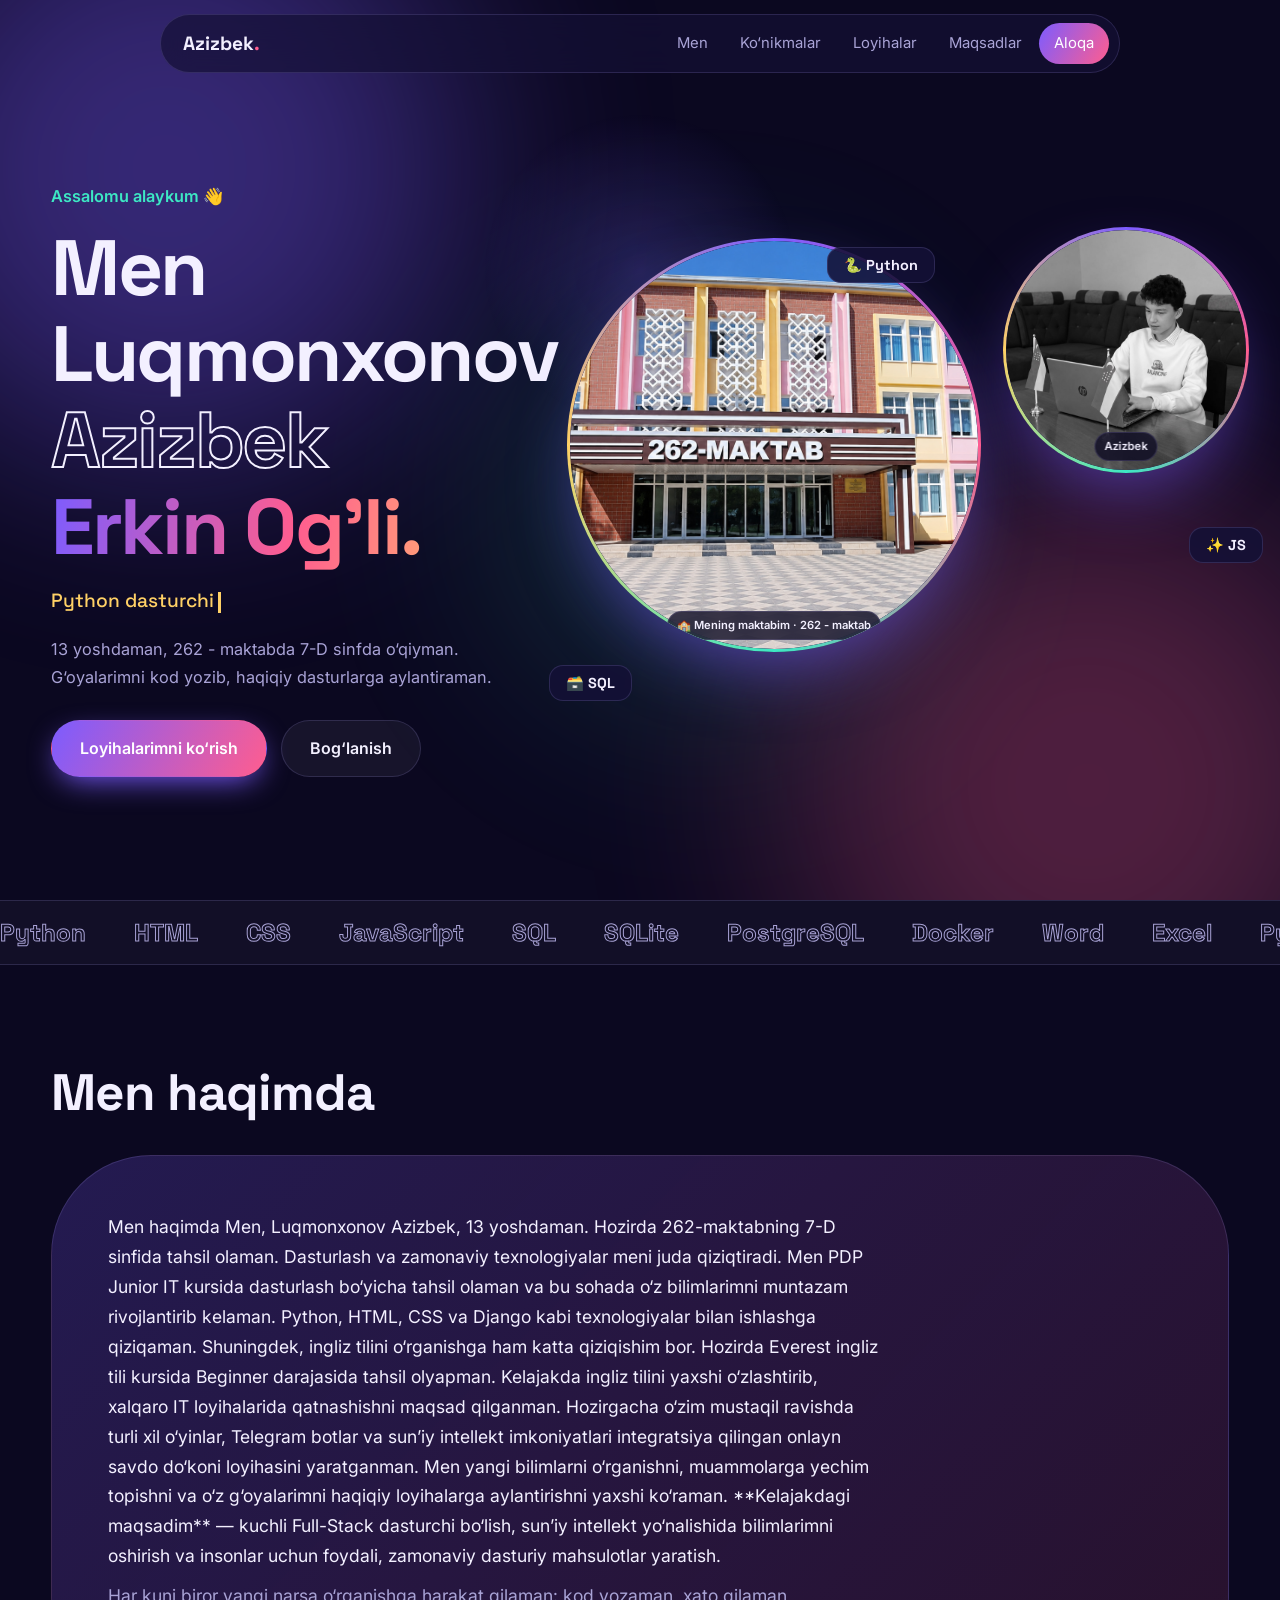
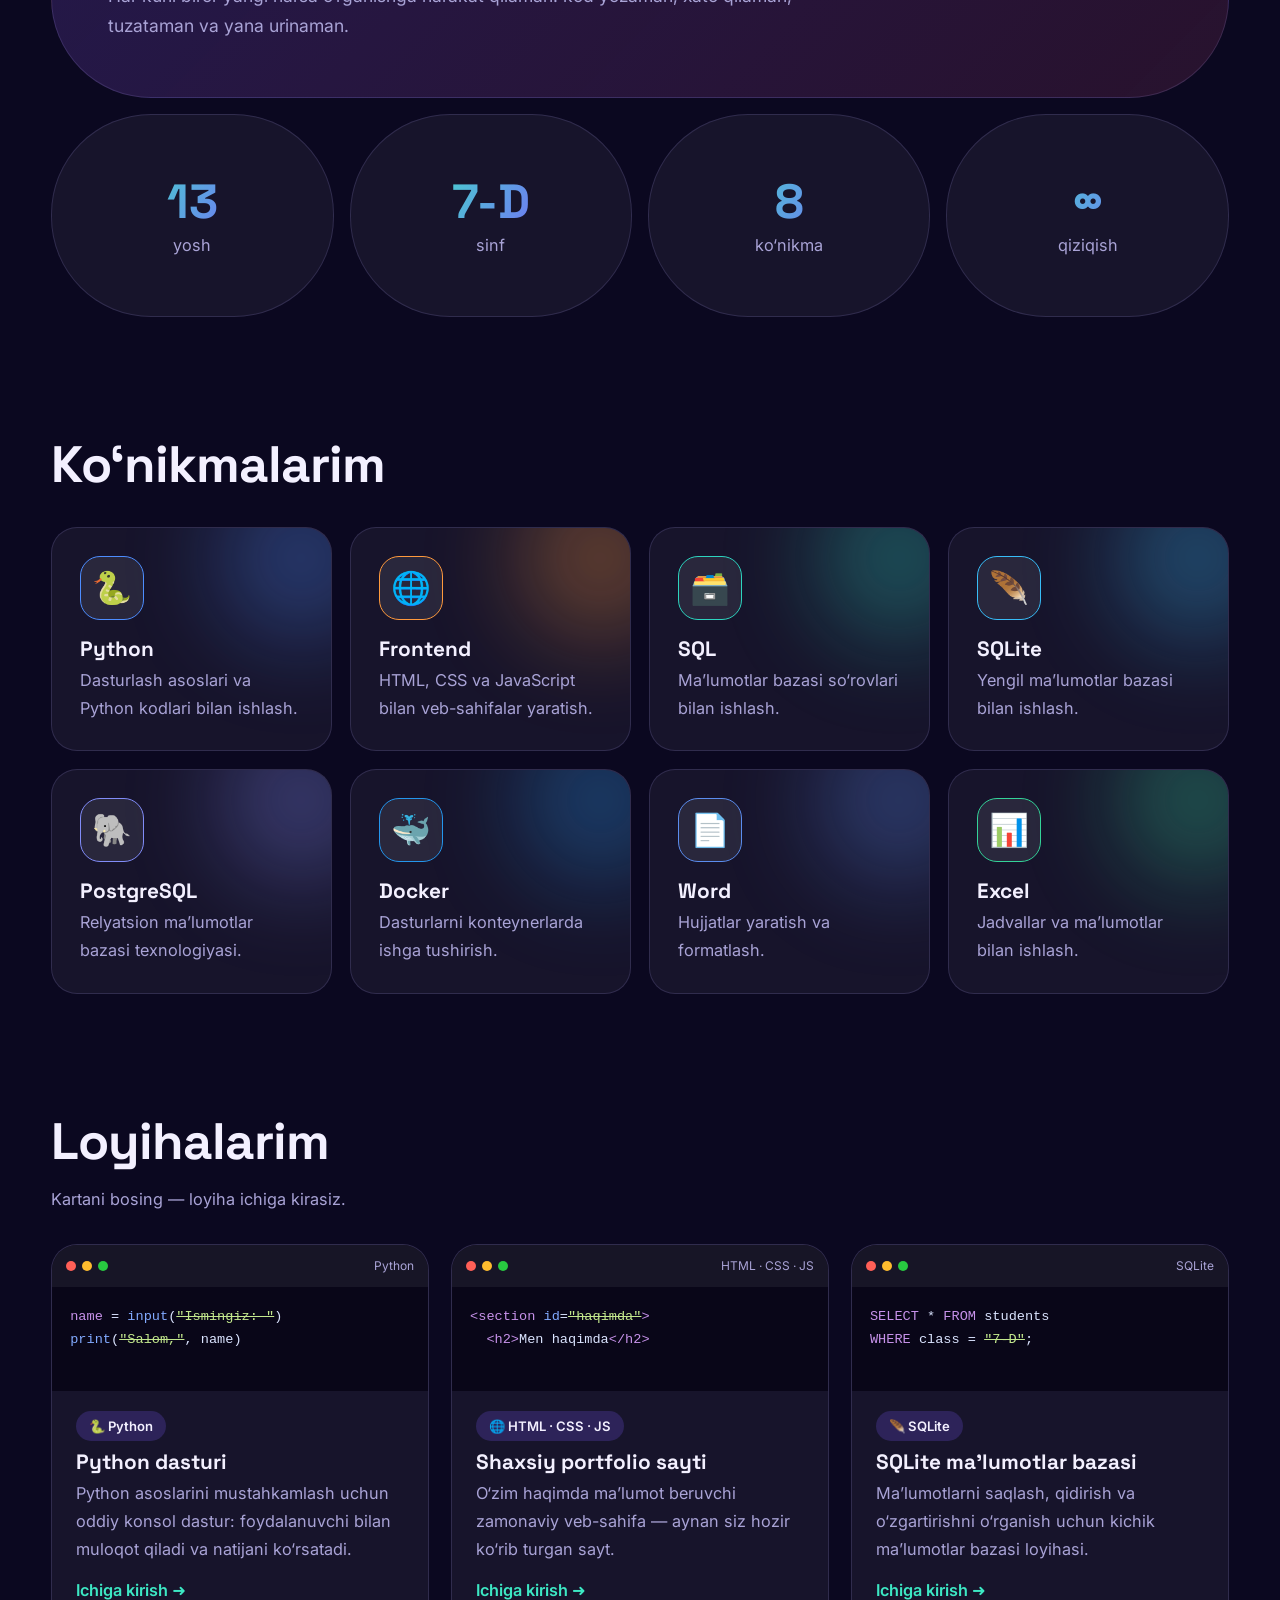
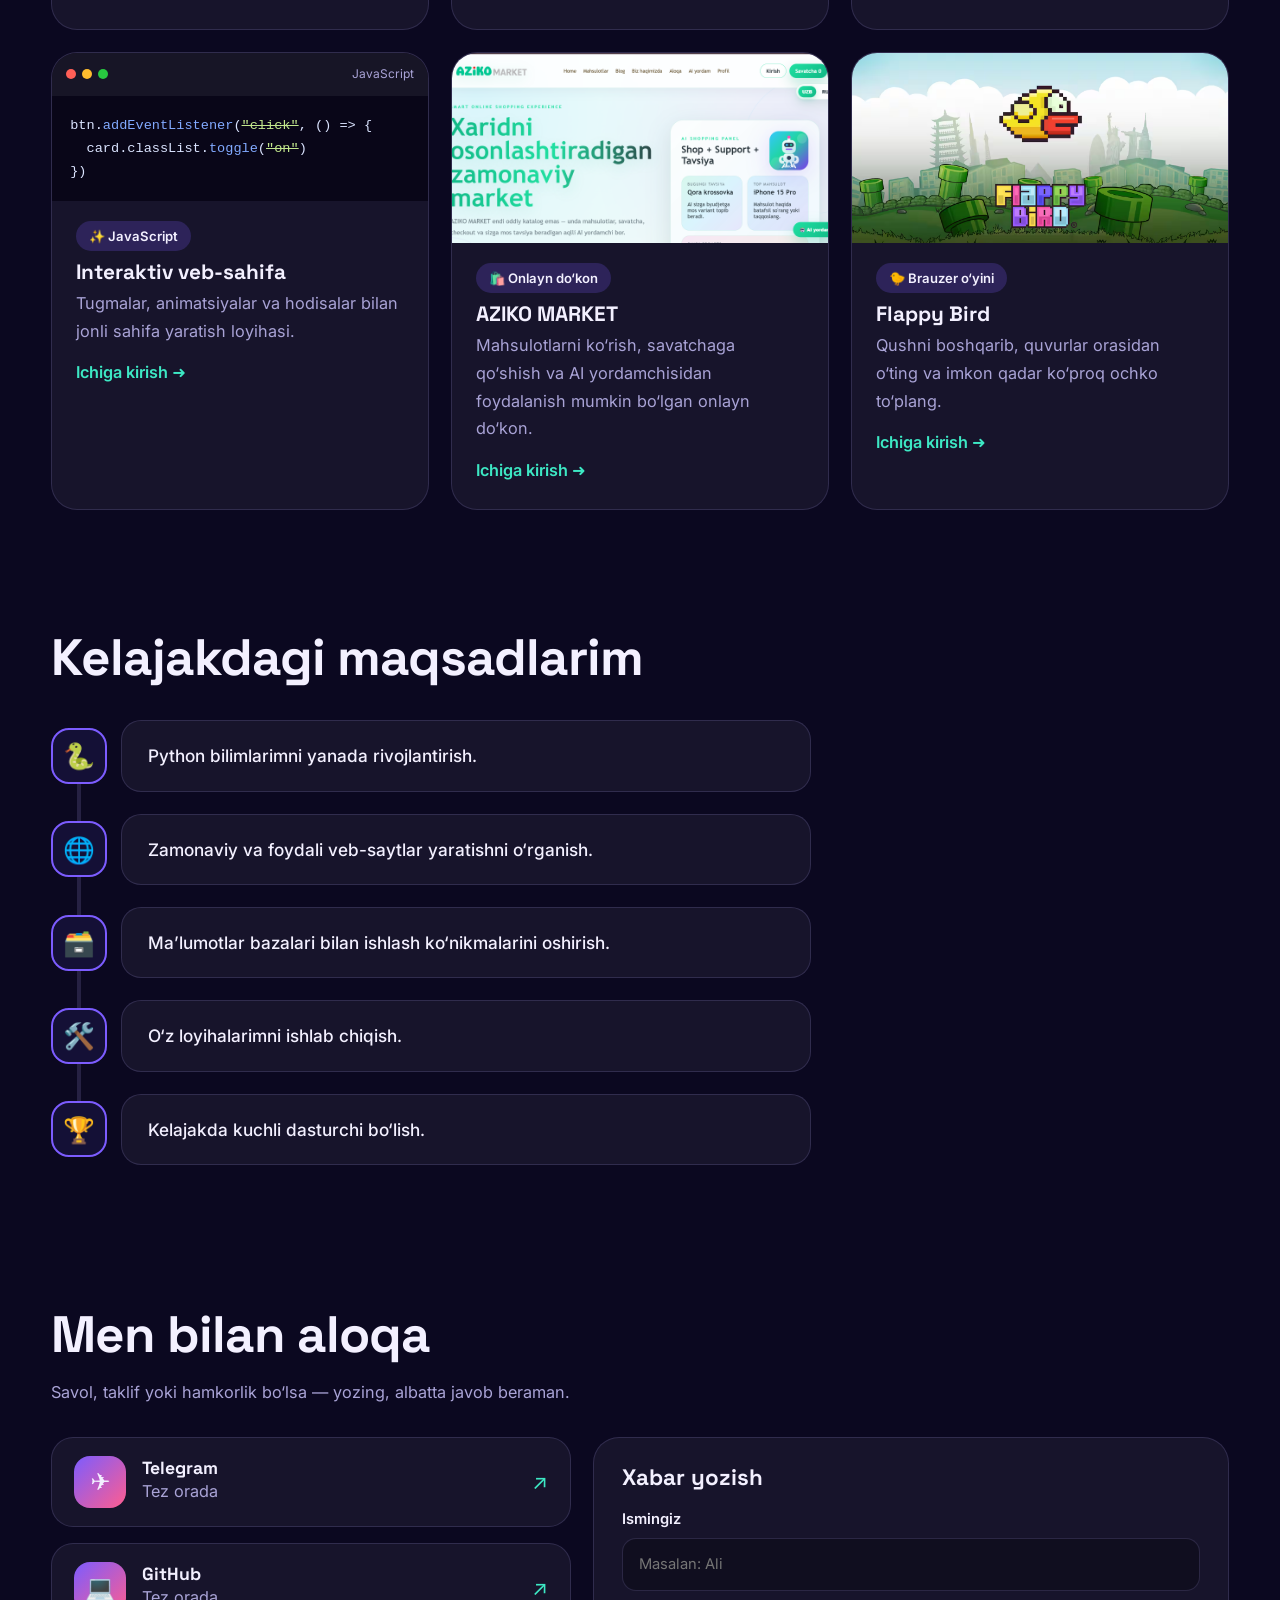
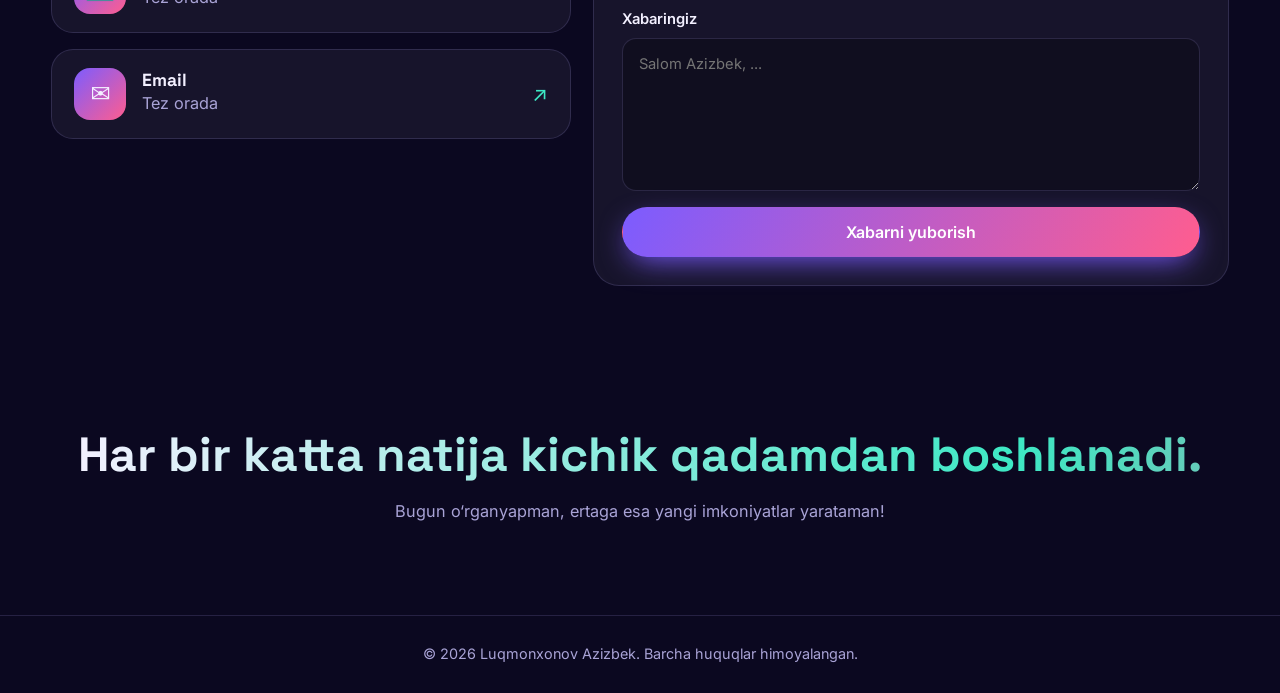
<file: azizbek_portfolio_v4/azizbek_portfolio/index.html>
<!DOCTYPE html>
<html lang="uz">
<head>
<meta charset="UTF-8">
<meta name="viewport" content="width=device-width, initial-scale=1">
<title>Luqmonxonov Azizbek — Yosh dasturchi</title>
<meta name="description" content="Luqmonxonov Azizbek — 7-D sinf o‘quvchisi, yosh Python dasturchi. Shaxsiy portfolio sayti.">
<link rel="icon" href="data:image/svg+xml,<svg xmlns='http://www.w3.org/2000/svg' viewBox='0 0 32 32'><rect width='32' height='32' rx='9' fill='%237c5cff'/><text x='16' y='23' font-size='19' text-anchor='middle' fill='white' font-family='monospace'>A</text></svg>">
<link rel="preconnect" href="https://fonts.googleapis.com"><link rel="preconnect" href="https://fonts.gstatic.com" crossorigin>
<link href="https://fonts.googleapis.com/css2?family=Space+Grotesk:wght@500;700&family=Inter:wght@400;500;600&display=swap" rel="stylesheet">
<link rel="stylesheet" href="css/style.css">
</head>
<body>
<div class="bar" id="bar"></div><div class="glow-cur" id="cur"></div>
<div class="aurora" aria-hidden="true"><i></i><i></i><i></i></div>

<header class="nav"><div class="nav-in">
  <a href="#bosh" class="logo">Azizbek<b>.</b></a>
  <nav id="menu" class="menu" aria-label="Menyu"><a href="#haqimda">Men</a><a href="#konikmalar">Ko‘nikmalar</a><a href="#loyihalar">Loyihalar</a><a href="#maqsadlar">Maqsadlar</a><a class="cta" href="#aloqa">Aloqa</a></nav>
  <button class="burger" id="burger" aria-label="Menyu" aria-expanded="false">☰</button>
</div></header>

<main>
<section class="hero" id="bosh">
  <div class="hero-txt">
    <p class="hi">Assalomu alaykum 👋</p>
    <h1><span>Men Luqmonxonov</span> <span>Azizbek</span> <span>Erkin Og'li.</span></h1>
    <p class="typing"><span id="typed"></span><i class="caret"></i></p>
    <p class="lead">13 yoshdaman, 262 - maktabda 7-D sinfda o‘qiyman. G‘oyalarimni kod yozib, haqiqiy dasturlarga aylantiraman.</p>
    <div class="btns"><a class="btn pri" href="#loyihalar">Loyihalarimni ko‘rish</a><a class="btn gh" href="#aloqa">Bog‘lanish</a></div>
  </div>
  <div class="collage">
    <figure class="fr school tilt"><div class="fi"><img src="assets/images/img_2.png" alt="Mening maktabim" onerror="if(!this.dataset.t){this.dataset.t=1;this.src=this.src.replace('.jpg','img.png')}else this.remove()"><span class="ph">🏫<small>Maktab rasmi<br>assets/images/maktab.jpg</small></span></div><figcaption class = "lala">🏫 Mening maktabim · 262 - maktab</figcaption></figure>
    <figure class="fr me tilt"><div class="fi"><img src="assets/images/img.png" alt="Luqmonxonov Azizbek" onerror="if(!this.dataset.t){this.dataset.t=1;this.src=this.src.replace('.jpg','.png')}else this.remove()"><span class="ph">🧑‍💻<small>Mening rasmim<br>assets/images/profil.jpg</small></span></div><figcaption>Azizbek</figcaption></figure>
    <span class="chip c1">🐍 Python</span><span class="chip c2">✨ JS</span><span class="chip c3">🗃️ SQL</span>
  </div>
</section>

<div class="marq" aria-hidden="true"><div><span>Python</span><span>HTML</span><span>CSS</span><span>JavaScript</span><span>SQL</span><span>SQLite</span><span>PostgreSQL</span><span>Docker</span><span>Word</span><span>Excel</span><span>Python</span><span>HTML</span><span>CSS</span><span>JavaScript</span><span>SQL</span><span>SQLite</span><span>PostgreSQL</span><span>Docker</span><span>Word</span><span>Excel</span></div></div>

<section id="haqimda" class="sec">
  <h2 class="rv">Men haqimda</h2>
  <div class="bento">
    <div class="b big rv"><p>Men haqimda

Men, Luqmonxonov Azizbek, 13 yoshdaman. Hozirda 262-maktabning 7-D sinfida tahsil olaman. Dasturlash va zamonaviy texnologiyalar meni juda qiziqtiradi.

Men PDP Junior IT kursida dasturlash bo‘yicha tahsil olaman va bu sohada o‘z bilimlarimni muntazam rivojlantirib kelaman. Python, HTML, CSS va Django kabi texnologiyalar bilan ishlashga qiziqaman.

Shuningdek, ingliz tilini o‘rganishga ham katta qiziqishim bor. Hozirda Everest ingliz tili kursida Beginner darajasida tahsil olyapman. Kelajakda ingliz tilini yaxshi o‘zlashtirib, xalqaro IT loyihalarida qatnashishni maqsad qilganman.

Hozirgacha o‘zim mustaqil ravishda turli xil o‘yinlar, Telegram botlar va sun’iy intellekt imkoniyatlari integratsiya qilingan onlayn savdo do‘koni loyihasini yaratganman.

Men yangi bilimlarni o‘rganishni, muammolarga yechim topishni va o‘z g‘oyalarimni haqiqiy loyihalarga aylantirishni yaxshi ko‘raman.

**Kelajakdagi maqsadim** — kuchli Full-Stack dasturchi bo‘lish, sun’iy intellekt yo‘nalishida bilimlarimni oshirish va insonlar uchun foydali, zamonaviy dasturiy mahsulotlar yaratish.</p><p>Har kuni biror yangi narsa o‘rganishga harakat qilaman: kod yozaman, xato qilaman, tuzataman va yana urinaman.</p></div>
    <div class="b rv"><em>13</em><span>yosh</span></div>
    <div class="b rv"><em>7-D</em><span>sinf</span></div>
    <div class="b rv"><em>8</em><span>ko‘nikma</span></div>
    <div class="b rv"><em>∞</em><span>qiziqish</span></div>
  </div>
</section>

<section id="konikmalar" class="sec">
  <h2 class="rv">Ko‘nikmalarim</h2>
  <div class="skills">
    <article class="tile tilt rv" style="--c:#4d8dff"><i>🐍</i><h3>Python</h3><p>Dasturlash asoslari va Python kodlari bilan ishlash.</p></article>
    <article class="tile tilt rv" style="--c:#ff9a3d"><i>🌐</i><h3>Frontend</h3><p>HTML, CSS va JavaScript bilan veb-sahifalar yaratish.</p></article>
    <article class="tile tilt rv" style="--c:#2dd4bf"><i>🗃️</i><h3>SQL</h3><p>Ma’lumotlar bazasi so‘rovlari bilan ishlash.</p></article>
    <article class="tile tilt rv" style="--c:#38bdf8"><i>🪶</i><h3>SQLite</h3><p>Yengil ma’lumotlar bazasi bilan ishlash.</p></article>
    <article class="tile tilt rv" style="--c:#818cf8"><i>🐘</i><h3>PostgreSQL</h3><p>Relyatsion ma’lumotlar bazasi texnologiyasi.</p></article>
    <article class="tile tilt rv" style="--c:#2496ed"><i>🐳</i><h3>Docker</h3><p>Dasturlarni konteynerlarda ishga tushirish.</p></article>
    <article class="tile tilt rv" style="--c:#5b8def"><i>📄</i><h3>Word</h3><p>Hujjatlar yaratish va formatlash.</p></article>
    <article class="tile tilt rv" style="--c:#34d399"><i>📊</i><h3>Excel</h3><p>Jadvallar va ma’lumotlar bilan ishlash.</p></article>
  </div>
</section>

<section id="loyihalar" class="sec">
  <h2 class="rv">Loyihalarim</h2>
  <p class="note rv">Kartani bosing — loyiha ichiga kirasiz.</p>
  <div class="projects" id="projGrid"></div>
</section>

<section id="maqsadlar" class="sec">
  <h2 class="rv">Kelajakdagi maqsadlarim</h2>
  <ol class="road" id="road">
    <li class="rv"><i>🐍</i><p>Python bilimlarimni yanada rivojlantirish.</p></li>
    <li class="rv"><i>🌐</i><p>Zamonaviy va foydali veb-saytlar yaratishni o‘rganish.</p></li>
    <li class="rv"><i>🗃️</i><p>Ma’lumotlar bazalari bilan ishlash ko‘nikmalarini oshirish.</p></li>
    <li class="rv"><i>🛠️</i><p>O‘z loyihalarimni ishlab chiqish.</p></li>
    <li class="rv"><i>🏆</i><p>Kelajakda kuchli dasturchi bo‘lish.</p></li>
  </ol>
</section>

<section id="aloqa" class="sec">
  <h2 class="rv">Men bilan aloqa</h2>
  <p class="note rv">Savol, taklif yoki hamkorlik bo‘lsa — yozing, albatta javob beraman.</p>
  <div class="cgrid">
    <div class="clinks">
      <a class="link off rv" id="cTelegram" href="#aloqa"><span>✈️</span><div><h3>Telegram</h3><p>Tez orada</p></div><em>↗</em></a>
      <a class="link off rv" id="cGithub" href="#aloqa"><span>💻</span><div><h3>GitHub</h3><p>Tez orada</p></div><em>↗</em></a>
      <a class="link off rv" id="cEmail" href="#aloqa"><span>✉️</span><div><h3>Email</h3><p>Tez orada</p></div><em>↗</em></a>
    </div>
    <form class="form rv" id="cform" novalidate>
      <h3>Xabar yozish</h3>
      <label>Ismingiz<input id="fName" maxlength="60" autocomplete="name" placeholder="Masalan: Ali"></label>
      <label>Xabaringiz<textarea id="fMsg" rows="5" maxlength="600" placeholder="Salom Azizbek, ..."></textarea></label>
      <button class="btn pri" type="submit">Xabarni yuborish</button>
    </form>
  </div>
</section>

<section class="closing"><blockquote>Har bir katta natija kichik qadamdan boshlanadi.</blockquote><p>Bugun o‘rganyapman, ertaga esa yangi imkoniyatlar yarataman!</p></section>
</main>
<footer>© <span id="year"></span> Luqmonxonov Azizbek. Barcha huquqlar himoyalangan.</footer>
<dialog id="pm" class="pm" aria-labelledby="pmT"></dialog>
<div class="toast" id="toast" role="status"></div>
<script src="js/script.js"></script>
</body>
</html>
</file>
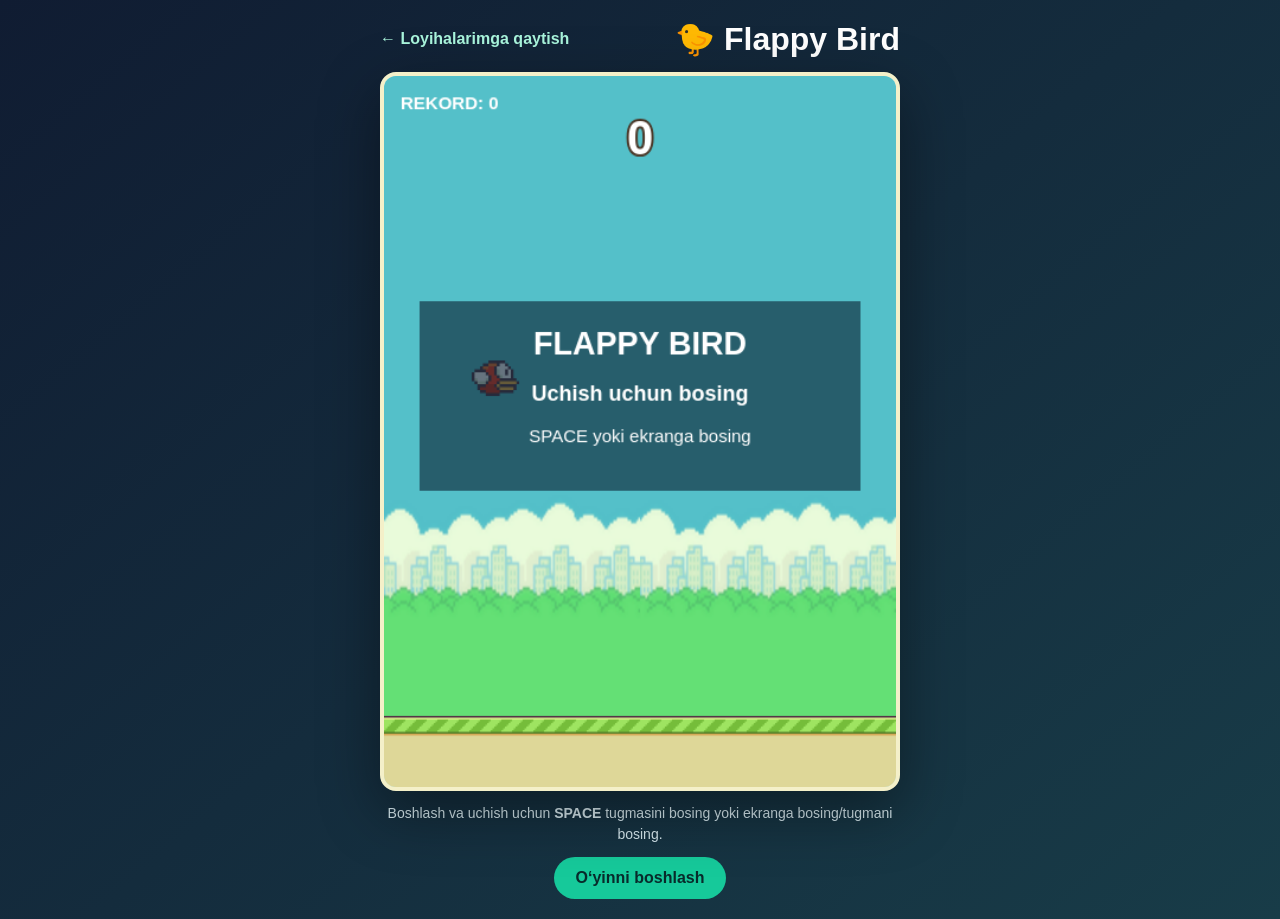
<file: azizbek_portfolio_v4/azizbek_portfolio/games/flappy-bird/index.html>
<!doctype html>
<html lang="uz">
<head>
<meta charset="utf-8">
<meta name="viewport" content="width=device-width, initial-scale=1">
<title>Flappy Bird — Azizbek</title>
<style>
*{box-sizing:border-box}body{margin:0;min-height:100vh;display:grid;place-items:center;padding:20px;background:linear-gradient(140deg,#101c32,#183c48);font-family:Arial,sans-serif;color:#fff}
.wrap{width:min(100%,520px);text-align:center}.top{display:flex;justify-content:space-between;align-items:center;gap:12px;margin-bottom:14px}.top a{color:#a9f5dc;text-decoration:none;font-weight:bold}.top h1{font-size:clamp(22px,5vw,32px);margin:0}
.gamebox{position:relative;width:100%;border:4px solid #f4f0c9;border-radius:16px;overflow:hidden;box-shadow:0 20px 60px #0006;background:#b6e8f1}
canvas{display:block;width:100%;height:auto;touch-action:manipulation}.hint{margin:12px 0;color:#d5e7ed;font-size:14px;line-height:1.5}.btn{border:0;border-radius:999px;padding:12px 22px;background:#16c99a;color:#082b2b;font-weight:800;font-size:16px;cursor:pointer}.btn:hover{filter:brightness(1.08)}
</style>
</head>
<body>
<main class="wrap">
  <div class="top"><a href="../../index.html#loyihalar">← Loyihalarimga qaytish</a><h1>🐤 Flappy Bird</h1></div>
  <div class="gamebox"><canvas id="game" width="432" height="600" aria-label="Flappy Bird o‘yini"></canvas></div>
  <p class="hint">Boshlash va uchish uchun <b>SPACE</b> tugmasini bosing yoki ekranga bosing/tugmani bosing.</p>
  <button class="btn" id="start">O‘yinni boshlash</button>
</main>
<script>
(() => {
const canvas=document.getElementById('game'),ctx=canvas.getContext('2d'),startBtn=document.getElementById('start');
const load=(name)=>{const im=new Image();im.src='assets/'+name;return im};
const bg=load('background.png'),birdImgs=[load('bird1.png'),load('bird2.png'),load('bird3.png')],pipeImg=load('pipe.png'),groundImg=load('ground.png');
let bird,pipes,score,best=Number(localStorage.getItem('flappy-best')||0),state='ready',frame=0,groundX=0;
function reset(){bird={x:94,y:255,vy:0,r:14};pipes=[];score=0;frame=0;groundX=0;for(let i=0;i<3;i++)pipes.push({x:470+i*190,top:100+Math.random()*190,passed:false});}
function flap(){if(state==='ready'||state==='over'){reset();state='playing';}bird.vy=-5.5;}
function input(e){if(e)e.preventDefault();if(state==='playing')flap();else flap();}
canvas.addEventListener('pointerdown',input);startBtn.addEventListener('click',input);
window.addEventListener('keydown',e=>{if(e.code==='Space'||e.code==='ArrowUp'){e.preventDefault();if(!e.repeat)input();}if(e.code==='Enter'&&state!=='playing')input();});
function drawCover(im,x,y,w,h){if(im.complete&&im.naturalWidth)ctx.drawImage(im,x,y,w,h);}
function end(){state='over';if(score>best){best=score;try{localStorage.setItem('flappy-best',best)}catch(e){}}}
function draw(){
ctx.clearRect(0,0,432,600);
if(bg.complete&&bg.naturalWidth)ctx.drawImage(bg,0,0,432,600);else{ctx.fillStyle='#a8e1ee';ctx.fillRect(0,0,432,600);}
if(state==='playing'){
frame++;bird.vy+=.27;bird.y+=bird.vy;
pipes.forEach(p=>{p.x-=2.5;if(p.x<-85){p.x=432+100;p.top=80+Math.random()*210;p.passed=false;}});
groundX=(groundX+2.5)%432;
}
pipes.forEach(p=>{
const gap=154, topH=p.top;
if(pipeImg.complete&&pipeImg.naturalWidth){
ctx.save();ctx.translate(p.x,topH);ctx.scale(1,-1);ctx.drawImage(pipeImg,0,0,62,Math.max(30,topH));ctx.restore();
ctx.drawImage(pipeImg,p.x,topH+gap,62,Math.max(30,600-(topH+gap)-50));
}else{ctx.fillStyle='#36a852';ctx.fillRect(p.x,0,62,topH);ctx.fillRect(p.x,topH+gap,62,600);}
if(state==='playing'&&!p.passed&&p.x+62<bird.x){p.passed=true;score++;}
if(state==='playing'&&bird.x+12>p.x&&bird.x-12<p.x+62&&(bird.y-10<topH||bird.y+10>topH+gap))end();
});
drawCover(groundImg,-groundX,540,450,84);drawCover(groundImg,432-groundX,540,450,84);
if(!groundImg.complete||!groundImg.naturalWidth){ctx.fillStyle='#c9a85a';ctx.fillRect(0,560,432,40);}
const bi=birdImgs[Math.floor(frame/7)%birdImgs.length];ctx.save();ctx.translate(bird.x,bird.y);ctx.rotate(Math.min(.65,Math.max(-.45,bird.vy/10)));drawCover(bi,-20,-15,40,30);ctx.restore();
ctx.textAlign='center';ctx.lineWidth=4;ctx.strokeStyle='#4b3a2b';ctx.fillStyle='#fff';ctx.font='bold 40px Arial';ctx.strokeText(score,216,66);ctx.fillText(score,216,66);
ctx.textAlign='left';ctx.font='bold 15px Arial';ctx.fillStyle='#fff';ctx.fillText('REKORD: '+best,14,28);
if(state!=='playing'){
ctx.fillStyle='rgba(12,34,52,.62)';ctx.fillRect(30,190,372,160);
ctx.textAlign='center';ctx.fillStyle='#fff';ctx.font='bold 27px Arial';ctx.fillText(state==='over'?'O‘YIN TUGADI!':'FLAPPY BIRD',216,235);
ctx.font='bold 18px Arial';ctx.fillText(state==='over'?('Natija: '+score+'  •  Rekord: '+best):'Uchish uchun bosing',216,274);
ctx.font='15px Arial';ctx.fillText(state==='over'?'Qayta boshlash uchun bosing':'SPACE yoki ekranga bosing',216,309);
}
if(state==='playing'&&(bird.y>555||bird.y<0))end();
requestAnimationFrame(draw);
}
reset();draw();
})();
</script>
</body></html>
</file>
<file: azizbek_portfolio_v4/azizbek_portfolio/css/style.css>
:root {
    --bg: #0b0820;
    --bg2: #141036;
    --ink: #f3f0ff;
    --mut: #a9a3d6;
    --line: rgba(180, 165, 255, .16);
    --v: #7c5cff;
    --p: #ff5d8f;
    --m: #3de8c4;
    --y: #ffd166;
    --head: "Space Grotesk", "Segoe UI", system-ui, sans-serif;
    --body: Inter, "Segoe UI", system-ui, sans-serif;
    --ease: cubic-bezier(.2, .8, .2, 1)
}

@property --a {
    syntax: "<angle>";
    inherits: false;
    initial-value: 0deg
}

*, *::before, *::after {
    box-sizing: border-box
}

html {
    scroll-behavior: smooth;
    scroll-padding-top: 90px
}

body {
    margin: 0;
    background: var(--bg);
    color: var(--ink);
    font: 400 1.02rem/1.7 var(--body);
    overflow-x: hidden
}

a {
    color: inherit;
    text-decoration: none
}

h1, h2, h3 {
    font-family: var(--head);
    margin: 0;
    line-height: 1.1
}

:focus-visible {
    outline: 3px solid var(--m);
    outline-offset: 3px;
    border-radius: 8px
}

.aurora {
    position: fixed;
    inset: 0;
    z-index: -1;
    overflow: hidden
}

.aurora i {
    position: absolute;
    width: 46vmax;
    height: 46vmax;
    border-radius: 50%;
    filter: blur(110px);
    opacity: .38;
    animation: drift 18s ease-in-out infinite alternate
}

.aurora i:nth-child(1) {
    background: var(--v);
    top: -14%;
    left: -10%
}

.aurora i:nth-child(2) {
    background: var(--p);
    bottom: -20%;
    right: -8%;
    animation-delay: -6s;
    opacity: .28
}

.aurora i:nth-child(3) {
    background: var(--m);
    top: 35%;
    left: 40%;
    width: 30vmax;
    height: 30vmax;
    animation-delay: -11s;
    opacity: .18
}

@keyframes drift {
    to {
        transform: translate(8vw, 6vh) scale(1.2)
    }
}

.glow-cur {
    position: fixed;
    width: 340px;
    height: 340px;
    margin: -170px 0 0 -170px;
    border-radius: 50%;
    pointer-events: none;
    z-index: -1;
    background: radial-gradient(circle, rgba(124, 92, 255, .22), transparent 65%);
    left: 50%;
    top: 30%
}

.bar {
    position: fixed;
    top: 0;
    left: 0;
    right: 0;
    height: 3px;
    z-index: 90;
    transform: scaleX(0);
    transform-origin: 0 50%;
    background: linear-gradient(90deg, var(--v), var(--p), var(--m))
}

.nav {
    position: fixed;
    top: 14px;
    left: 0;
    right: 0;
    z-index: 80;
    display: flex;
    justify-content: center;
    padding: 0 4%
}

.nav-in {
    position: relative;
    width: min(960px, 100%);
    display: flex;
    align-items: center;
    gap: 10px;
    padding: 8px 10px 8px 22px;
    border-radius: 99px;
    background: rgba(20, 16, 54, .7);
    border: 1px solid var(--line);
    backdrop-filter: blur(16px);
    -webkit-backdrop-filter: blur(16px)
}

.logo {
    font: 700 1.2rem var(--head);
    margin-right: auto
}

.logo b {
    color: var(--p)
}

.menu {
    display: flex;
    gap: 2px;
    align-items: center
}

.menu a {
    padding: 8px 15px;
    border-radius: 99px;
    color: var(--mut);
    font-size: .93rem;
    transition: .25s
}

.menu a:hover, .menu a.on {
    color: var(--ink);
    background: rgba(255, 255, 255, .08)
}

.menu .cta {
    background: linear-gradient(120deg, var(--v), var(--p));
    color: #fff
}

.burger {
    display: none;
    border: 0;
    background: none;
    color: var(--ink);
    font-size: 1.5rem;
    cursor: pointer;
    padding: 4px 10px
}

.hero {
    min-height: 100vh;
    width: min(1180px, 92%);
    margin: auto;
    display: grid;
    grid-template-columns:1fr 1.05fr;
    gap: 50px;
    align-items: center;
    padding: 120px 0 60px
}

.hero-txt > * {
    animation: up .9s var(--ease) both
}

.hi {
    margin: 0 0 14px;
    color: var(--m);
    font-weight: 600
}

h1 {
    font-size: clamp(2.6rem, 6.2vw, 4.9rem);
    letter-spacing: -.03em;
    font-weight: 700
}

h1 span {
    display: inline-block
}

h1 span:nth-child(2) {
    color: transparent;
    -webkit-text-stroke: 2px var(--ink)
}

h1 span:nth-child(3) {
    background: linear-gradient(100deg, var(--v), var(--p), var(--y), var(--v));
    -webkit-background-clip: text;
    background-clip: text;
    color: transparent;
    background-size: 200%;
    animation: shine 6s linear infinite
}

@keyframes shine {
    to {
        background-position: 200%
    }
}

@keyframes up {
    from {
        opacity: 0;
        transform: translateY(34px)
    }
}

.typing {
    font: 500 1.2rem var(--head);
    color: var(--y);
    min-height: 2rem;
    margin: 18px 0 6px;
    animation-delay: .3s !important
}

.caret {
    display: inline-block;
    width: 3px;
    height: 1.1em;
    background: var(--y);
    margin-left: 4px;
    vertical-align: text-bottom;
    animation: bl 1s steps(1) infinite
}

@keyframes bl {
    50% {
        opacity: 0
    }
}

.lead {
    color: var(--mut);
    max-width: 46ch;
    animation-delay: .45s !important
}

.btns {
    display: flex;
    flex-wrap: wrap;
    gap: 14px;
    margin-top: 28px;
    animation-delay: .6s !important
}

.btn {
    display: inline-block;
    padding: 14px 28px;
    border-radius: 99px;
    font-weight: 600;
    border: 1px solid transparent;
    cursor: pointer;
    font-family: var(--body);
    font-size: 1rem;
    transition: transform .3s var(--ease), box-shadow .3s
}

.btn.pri {
    background: linear-gradient(120deg, var(--v), var(--p));
    color: #fff;
    box-shadow: 0 10px 30px -8px var(--v)
}

.btn.gh {
    border-color: var(--line);
    background: rgba(255, 255, 255, .05);
    color: var(--ink)
}

.btn:hover {
    transform: translateY(-4px);
    box-shadow: 0 16px 36px -8px var(--p)
}

.collage {
    position: relative;
    display: flex;
    gap: 22px;
    align-items: flex-start;
    animation: up 1s .3s var(--ease) both
}

.fr {
    position: relative;
    margin: 0;
    padding: 3px;
    border-radius: 30px;
    background: conic-gradient(from var(--a), var(--v), var(--p), var(--m), var(--y), var(--v));
    animation: spin 7s linear infinite;
    transition: transform .15s;
    box-shadow: 0 30px 70px -20px rgba(124, 92, 255, .6)
}

@keyframes spin {
    to {
        --a: 360deg
    }
}

.fi {
    position: absolute;
    inset: 3px;
    border-radius: 27px;
    overflow: hidden;
    background: linear-gradient(150deg, #241c5c, #12204a);
    display: grid;
    place-items: center
}

.fi img {
    position: absolute;
    inset: 0;
    width: 100%;
    height: 100%;
    object-fit: cover;
    z-index: 1
}

.ph {
    display: grid;
    justify-items: center;
    gap: 8px;
    text-align: center;
    font-size: 3rem;
    line-height: 1
}

.ph small {
    font-size: .78rem;
    color: var(--mut);
    line-height: 1.5
}

.fr figcaption {
    position: absolute;
    left: 10px;
    bottom: 10px;
    z-index: 3;
    padding: 4px 9px;
    border-radius: 99px;
    background: rgba(11, 8, 32, .78);
    backdrop-filter: blur(8px);
    font-size: .7rem;
    font-weight: 600;
    border: 1px solid var(--line);
}

.school {
    bottom: 35px;
    flex: 1.7;
    aspect-ratio: 1 / 1;
    width: 360px;
}

.me {
    flex: 1;
    aspect-ratio: 1 / 1;
    width: 300px;
    margin-top: -46px;
}

.chip {
    position: absolute;
    z-index: 4;
    padding: 8px 16px;
    border-radius: 14px;
    background: rgba(20, 16, 54, .88);
    border: 1px solid var(--line);
    font: 700 .9rem var(--head);
    animation: bob 5s ease-in-out infinite
}

.c1 {
    top: -26px;
    left: 38%
}

.c2 {
    right: -14px;
    bottom: 30%;
    animation-delay: -2s
}

.c3 {
    left: -18px;
    bottom: -14px;
    animation-delay: -3.5s
}

@keyframes bob {
    50% {
        transform: translateY(-12px)
    }
}

.marq {
    overflow: hidden;
    border-block: 1px solid var(--line);
    background: rgba(255, 255, 255, .03);
    padding: 16px 0
}

.marq div {
    display: flex;
    gap: 48px;
    width: max-content;
    animation: mq 28s linear infinite
}

.marq span {
    font: 700 1.5rem var(--head);
    color: transparent;
    -webkit-text-stroke: 1px var(--mut);
    white-space: nowrap
}

@keyframes mq {
    to {
        transform: translateX(-50%)
    }
}

.sec {
    width: min(1180px, 92%);
    margin: auto;
    padding: 100px 0 20px
}

h2 {
    font-size: clamp(2rem, 4.5vw, 3.2rem);
    letter-spacing: -.02em;
    margin-bottom: 34px
}

.note {
    color: var(--mut);
    margin: -18px 0 30px
}

.bento {
    display: grid;
    grid-template-columns:repeat(4, 1fr);
    gap: 16px
}

.b {
    padding: 56px;
    border-radius: 100px;
    background: rgba(255, 255, 255, .05);
    border: 1px solid var(--line);
    display: grid;
    align-content: center;
    text-align: center;
    transition: transform .4s var(--ease), border-color .3s
}

.b:hover {
    transform: translateY(-6px);
    border-color: var(--v)
}

.b.big {
    grid-column: span 4;
    text-align: left;
    background: linear-gradient(135deg, rgba(124, 92, 255, .22), rgba(255, 93, 143, .12))
}

.b.big p {
    margin: 0 0 10px;
    font-size: 1.10rem;
    max-width: 70ch
}

.b.big p:last-child {
    margin: 0;
    color: var(--mut)
}

.b em {
    font: 700 3rem var(--head);
    font-style: normal;
    background: linear-gradient(120deg, var(--m), var(--v));
    -webkit-background-clip: text;
    background-clip: text;
    color: transparent
}

.b span {
    color: var(--mut)
}

.skills {
    display: grid;
    grid-template-columns:repeat(auto-fit, minmax(250px, 1fr));
    gap: 18px
}

.tile {
    position: relative;
    overflow: hidden;
    padding: 28px;
    border-radius: 26px;
    background: rgba(255, 255, 255, .05);
    border: 1px solid var(--line);
    transition: transform .15s, border-color .3s
}

.tile::before {
    content: "";
    position: absolute;
    width: 160px;
    height: 160px;
    right: -50px;
    top: -50px;
    border-radius: 50%;
    background: var(--c);
    filter: blur(50px);
    opacity: .35;
    transition: opacity .3s
}

.tile:hover {
    border-color: var(--c)
}

.tile:hover::before {
    opacity: .7
}

.tile i {
    display: grid;
    place-items: center;
    width: 64px;
    height: 64px;
    font-size: 2rem;
    font-style: normal;
    border-radius: 20px;
    background: rgba(255, 255, 255, .08);
    border: 1px solid var(--c);
    position: relative;
    transition: transform .4s var(--ease)
}

.tile:hover i {
    transform: rotate(-10deg) scale(1.12)
}

.tile h3 {
    margin: 18px 0 6px;
    font-size: 1.3rem;
    position: relative
}

.tile p {
    margin: 0;
    color: var(--mut);
    position: relative
}

.projects {
    display: grid;
    grid-template-columns:repeat(auto-fit, minmax(300px, 1fr));
    gap: 22px
}

.proj {
    border-radius: 26px;
    overflow: hidden;
    background: rgba(255, 255, 255, .05);
    border: 1px solid var(--line);
    cursor: pointer;
    transition: transform .4s var(--ease), border-color .3s, box-shadow .3s
}

.proj:hover {
    transform: translateY(-8px) rotate(-.6deg);
    border-color: var(--p);
    box-shadow: 0 24px 50px -20px var(--p)
}

.frame {
    background: #090618
}

.fbar {
    display: flex;
    gap: 6px;
    align-items: center;
    padding: 11px 14px;
    background: rgba(255, 255, 255, .06)
}

.fbar b {
    width: 10px;
    height: 10px;
    border-radius: 50%;
    background: #ff5f57
}

.fbar b:nth-child(2) {
    background: #febc2e
}

.fbar b:nth-child(3) {
    background: #28c840
}

.fbar span {
    margin-left: auto;
    font-size: .75rem;
    color: var(--mut)
}

.frame pre {
    margin: 0;
    padding: 18px;
    min-height: 104px;
    font: .85rem/1.7 Consolas, "Courier New", monospace;
    white-space: pre-wrap;
    color: #dbe4ff
}

.frame k {
    color: #c792ea
}

.frame f {
    color: #82aaff
}

.frame s {
    color: #c3e88d
}

.pbody {
    padding: 20px 24px 24px
}

.pbody h3 {
    margin: 10px 0 6px;
    font-size: 1.3rem
}

.pbody p {
    margin: 0 0 14px;
    color: var(--mut)
}

.tag {
    display: inline-block;
    padding: 4px 13px;
    border-radius: 99px;
    background: rgba(124, 92, 255, .22);
    font-size: .82rem;
    font-weight: 600
}

.go {
    color: var(--m);
    font-weight: 600;
    transition: letter-spacing .3s
}

.proj:hover .go {
    letter-spacing: .05em
}

.pm {
    border: 1px solid var(--line);
    border-radius: 28px;
    padding: 0;
    width: min(660px, 92vw);
    max-height: 90vh;
    background: var(--bg2);
    color: var(--ink);
    box-shadow: 0 40px 100px rgba(0, 0, 0, .6)
}

.pm::backdrop {
    background: rgba(5, 3, 20, .75);
    backdrop-filter: blur(7px)
}

.pm[open] {
    animation: pop .45s var(--ease)
}

@keyframes pop {
    from {
        opacity: 0;
        transform: scale(.88) translateY(30px)
    }
}

.x {
    position: absolute;
    right: 14px;
    top: 10px;
    z-index: 2;
    width: 38px;
    height: 38px;
    border-radius: 50%;
    border: 1px solid var(--line);
    background: rgba(11, 8, 32, .7);
    color: var(--ink);
    cursor: pointer
}

.pin {
    padding: 24px 30px 32px
}

.pin h3 {
    font-size: 1.8rem;
    margin: 12px 0 8px
}

.pin p {
    color: var(--mut);
    margin: 0 0 12px
}

.pin h4 {
    margin: 18px 0 6px;
    font-family: var(--head)
}

.pin ul {
    margin: 0 0 16px;
    padding-left: 20px;
    color: var(--mut)
}

.stack {
    display: flex;
    gap: 8px;
    flex-wrap: wrap;
    margin-bottom: 20px
}

.stack span {
    padding: 5px 14px;
    border-radius: 99px;
    border: 1px solid var(--line);
    font-size: .85rem
}

.road {
    --pr: 0;
    list-style: none;
    margin: 0;
    padding: 0 0 0 70px;
    position: relative;
    max-width: 760px
}

.road::before, .road::after {
    content: "";
    position: absolute;
    left: 26px;
    top: 20px;
    bottom: 20px;
    width: 4px;
    border-radius: 4px;
    background: var(--line)
}

.road::after {
    background: linear-gradient(var(--v), var(--p), var(--m));
    transform-origin: top;
    transform: scaleY(var(--pr))
}

.road li {
    position: relative;
    margin-bottom: 22px
}

.road i {
    position: absolute;
    left: -70px;
    top: 50%;
    translate: 0 -50%;
    width: 56px;
    height: 56px;
    display: grid;
    place-items: center;
    font-size: 1.6rem;
    font-style: normal;
    border-radius: 18px;
    background: var(--bg2);
    border: 2px solid var(--v);
    z-index: 1;
    transition: .4s var(--ease)
}

.road li.on i {
    border-color: var(--m);
    box-shadow: 0 0 0 7px rgba(61, 232, 196, .15);
    transform: scale(1.1)
}

.road p {
    margin: 0;
    padding: 20px 26px;
    border-radius: 20px;
    background: rgba(255, 255, 255, .05);
    border: 1px solid var(--line);
    font-weight: 500;
    font-size: 1.08rem;
    transition: transform .35s var(--ease)
}

.road li:hover p {
    transform: translateX(8px)
}

.cgrid {
    display: grid;
    grid-template-columns:.9fr 1.1fr;
    gap: 22px;
    align-items: start
}

.clinks {
    display: grid;
    gap: 16px
}

.link {
    display: flex;
    align-items: center;
    gap: 16px;
    padding: 18px 22px;
    border-radius: 22px;
    background: rgba(255, 255, 255, .05);
    border: 1px solid var(--line);
    transition: transform .35s var(--ease), border-color .3s
}

.link:hover {
    transform: translateX(8px);
    border-color: var(--m)
}

.link > span {
    display: grid;
    place-items: center;
    width: 52px;
    height: 52px;
    border-radius: 16px;
    font-size: 1.5rem;
    background: linear-gradient(135deg, var(--v), var(--p))
}

.link div {
    flex: 1;
    min-width: 0
}

.link h3 {
    font-size: 1.1rem
}

.link p {
    margin: 0;
    color: var(--mut);
    overflow-wrap: anywhere
}

.link em {
    font-style: normal;
    font-size: 1.3rem;
    color: var(--m)
}

.form {
    display: grid;
    gap: 16px;
    padding: 28px;
    border-radius: 26px;
    background: rgba(255, 255, 255, .05);
    border: 1px solid var(--line)
}

.form h3 {
    font-size: 1.4rem
}

.form label {
    display: grid;
    gap: 6px;
    font-weight: 600;
    font-size: .92rem
}

.form input, .form textarea {
    font: inherit;
    font-weight: 400;
    color: var(--ink);
    background: rgba(0, 0, 0, .25);
    border: 1px solid var(--line);
    border-radius: 14px;
    padding: 13px 16px;
    resize: vertical;
    transition: .25s
}

.form input:focus, .form textarea:focus {
    outline: 0;
    border-color: var(--m);
    box-shadow: 0 0 0 4px rgba(61, 232, 196, .18)
}

.toast {
    position: fixed;
    left: 50%;
    bottom: 28px;
    z-index: 200;
    transform: translate(-50%, 30px);
    padding: 13px 24px;
    border-radius: 99px;
    background: linear-gradient(120deg, var(--v), var(--p));
    color: #fff;
    font-weight: 600;
    opacity: 0;
    pointer-events: none;
    transition: .4s var(--ease);
    max-width: 90vw;
    text-align: center
}

.toast.show {
    opacity: 1;
    transform: translate(-50%, 0)
}

.closing {
    text-align: center;
    padding: 120px 6% 90px
}

blockquote {
    margin: 0 0 14px;
    font: 700 clamp(1.7rem, 4.5vw, 3rem)/1.2 var(--head);
    background: linear-gradient(100deg, var(--ink), var(--m), var(--p), var(--ink));
    background-size: 250%;
    -webkit-background-clip: text;
    background-clip: text;
    color: transparent;
    animation: shine 8s linear infinite
}

.closing p {
    color: var(--mut);
    margin: 0
}

footer {
    padding: 26px;
    text-align: center;
    color: var(--mut);
    border-top: 1px solid var(--line);
    font-size: .9rem
}

.js .rv {
    opacity: 0;
    transform: translateY(30px);
    transition: opacity .8s var(--ease), transform .8s var(--ease)
}

.js .rv.in {
    opacity: 1;
    transform: none
}

@media (max-width: 900px) {
    .burger {
        display: block
    }

    .menu {
        position: absolute;
        top: calc(100% + 8px);
        left: 0;
        right: 0;
        flex-direction: column;
        align-items: stretch;
        padding: 10px;
        border-radius: 22px;
        background: rgba(20, 16, 54, .97);
        border: 1px solid var(--line);
        display: none
    }

    .menu.open {
        display: flex
    }

    .hero {
        grid-template-columns:1fr;
        padding-top: 110px
    }

    .bento {
        grid-template-columns:1fr 1fr
    }

    .b.big {
        grid-column: span 2
    }

    .cgrid {
        grid-template-columns:1fr
    }
}

@media (max-width: 480px) {
    .collage {
        gap: 12px
    }

    .me {
        margin-top: -28px
    }

    .btn {
        width: 100%;
        text-align: center
    }

    .road {
        padding-left: 62px
    }

    .road i {
        left: -62px;
        width: 48px;
        height: 48px
    }

    .road::before, .road::after {
        left: 22px
    }
}

@media (prefers-reduced-motion: reduce) {
    *, *::before, *::after {
        animation: none !important;
        transition: none !important;
        scroll-behavior: auto !important
    }

    .js .rv {
        opacity: 1;
        transform: none
    }
}
/* Ikkala rasmni dumaloq qilish */
.school,
.me {
    aspect-ratio: 1 / 1;
    border-radius: 50%;
    overflow: hidden;
}

/* Dumaloq ramka ichidagi rasm */
.fr {
    border-radius: 50%;
}

.fi {
    border-radius: 50%;
    overflow: hidden;
}

.fi img {
    width: 100%;
    height: 100%;
    object-fit: cover;
    border-radius: 50%;
}

/* Rasm ostidagi yozuvlar dumaloq shaklni buzmasin */
.fr figcaption {
    left: 50%;
    bottom: 12px;
    transform: translateX(-50%);
    white-space: nowrap;
}

.collage {
    transform: translateX(-40px);
}


/* Loyihalar uchun bosiladigan rasm kartalari */
.proj-cover { height: 190px; overflow: hidden; background: #101827; }
.proj-cover img { display: block; width: 100%; height: 100%; object-fit: cover; transition: transform .45s ease; }
.proj:hover .proj-cover img { transform: scale(1.045); }
</file>
